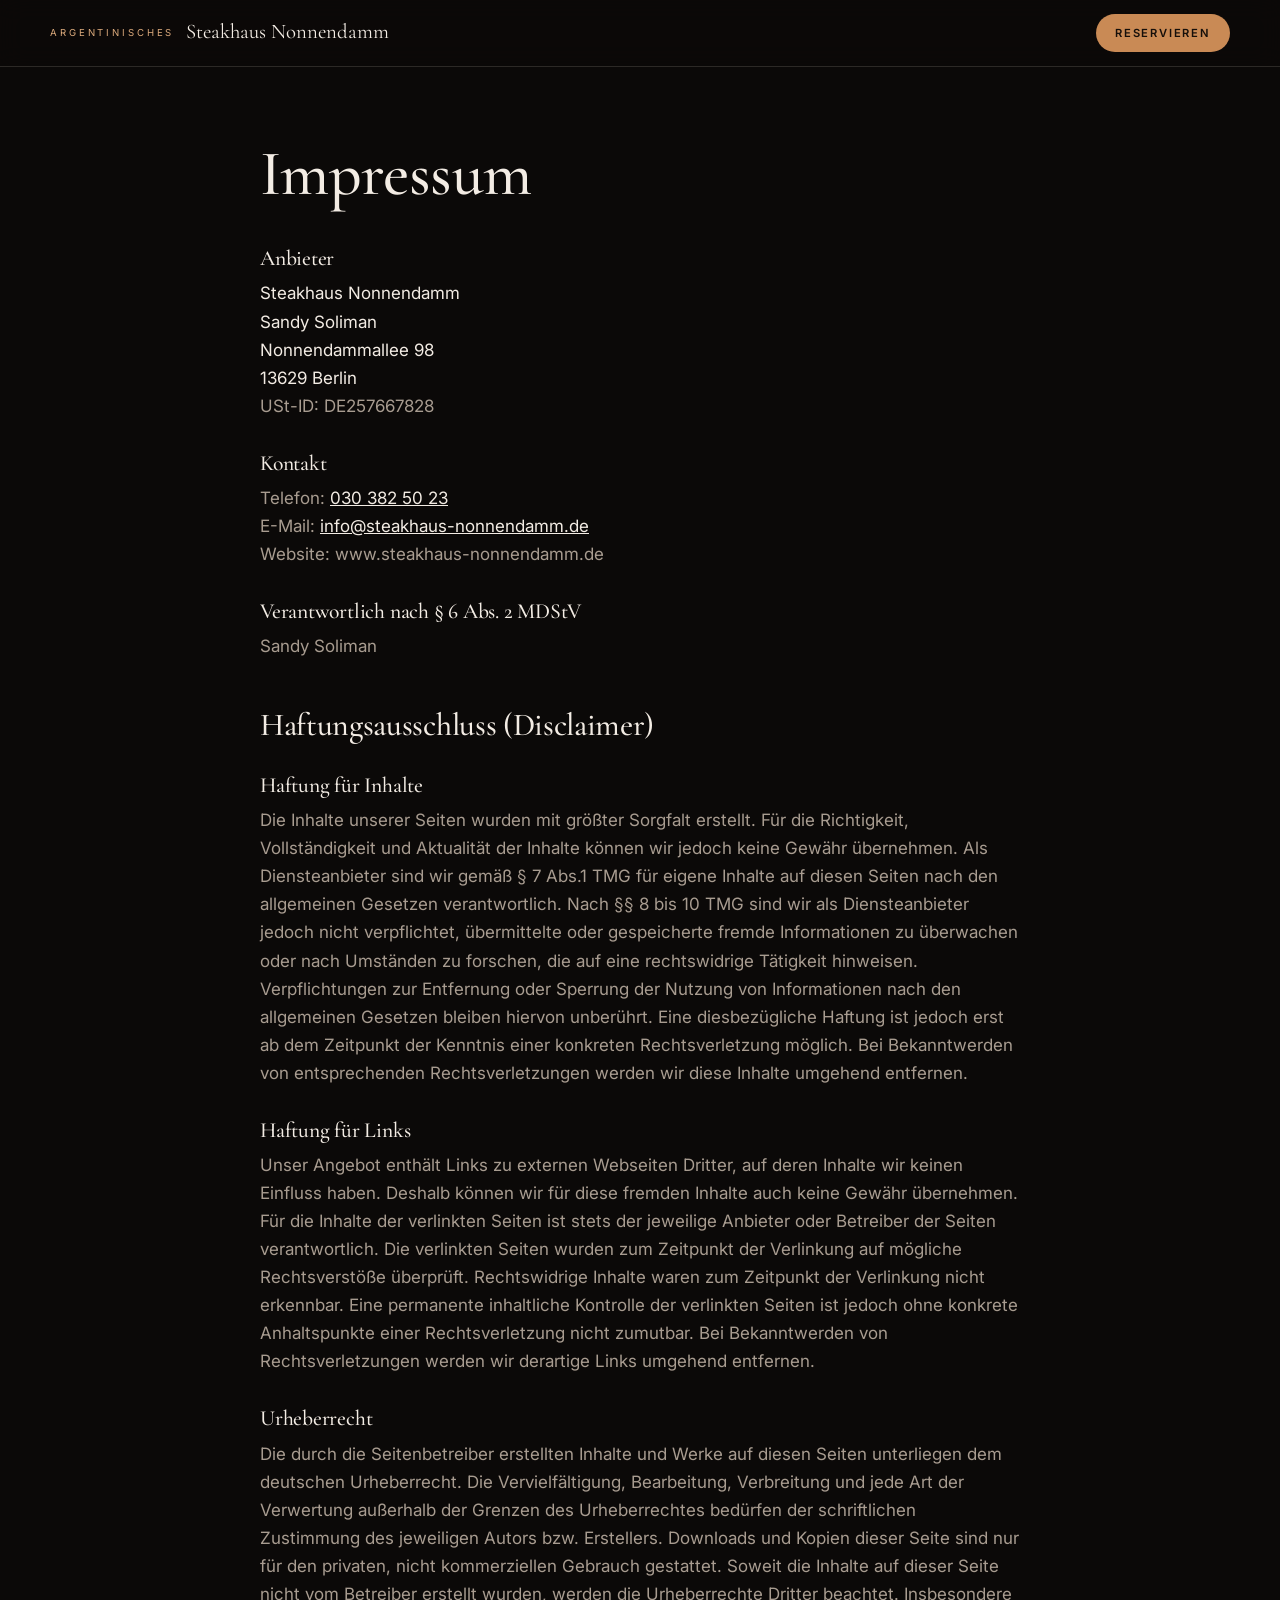
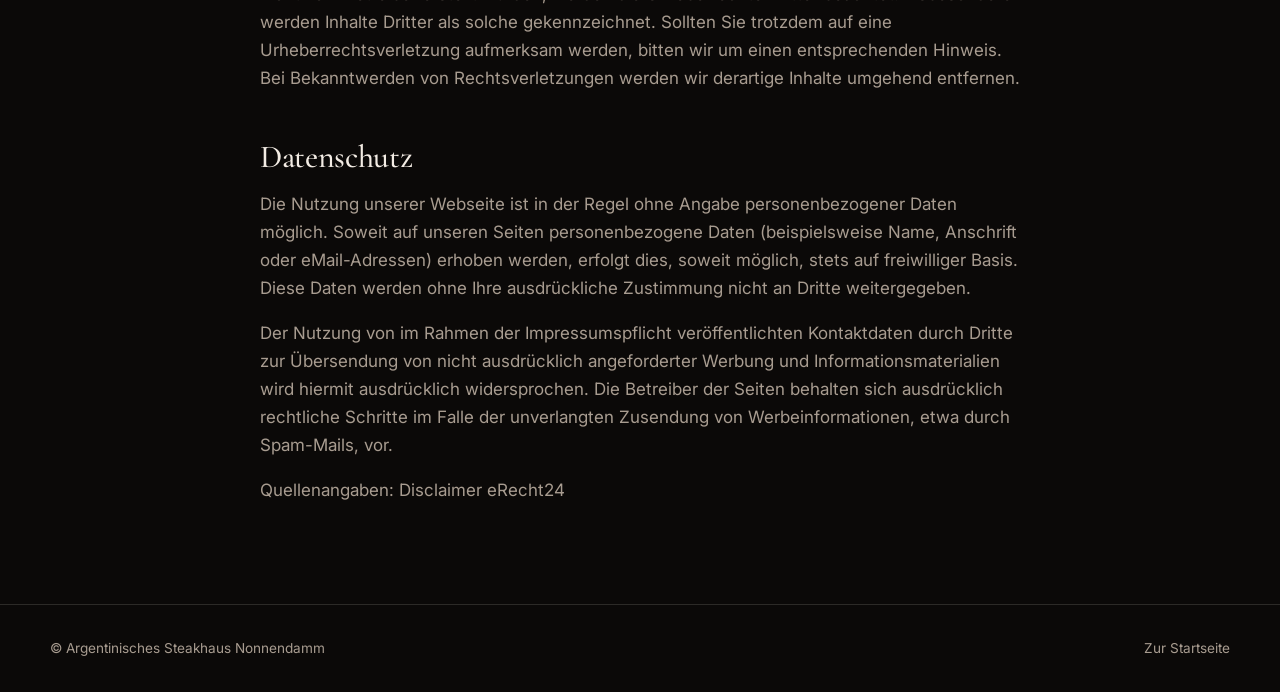
<file: impressum.html>
<!doctype html>
<html lang="de">
<head>
<meta charset="utf-8">
<meta name="viewport" content="width=device-width, initial-scale=1">
<title>Impressum & Datenschutz | Steakhaus Nonnendamm</title>
<meta name="robots" content="noindex">
<link rel="preconnect" href="https://fonts.googleapis.com">
<link rel="preconnect" href="https://fonts.gstatic.com" crossorigin>
<link href="https://fonts.googleapis.com/css2?family=Cormorant+Garamond:ital,wght@0,500;0,600;1,500&family=Inter:wght@400;500;600&display=swap" rel="stylesheet">
<link rel="stylesheet" href="styles.css">
<style>
  .legal { padding: 140px 0 100px; }
  .legal .wrap { max-width: 760px; }
  .legal h1 { font-size: clamp(2.6rem, 6vw, 4rem); margin-bottom: 2.5rem; }
  .legal h2 { font-size: 2rem; margin: 3rem 0 1rem; }
  .legal h3 { font-size: 1.35rem; margin: 2rem 0 0.6rem; }
  .legal p { color: var(--muted); }
  .legal address { font-style: normal; color: var(--ink); }
  .legal a { color: var(--ink); }
</style>
</head>
<body>

<header class="nav scrolled">
  <a class="brand" href="index.html">
    <span class="brand-small">Argentinisches</span>
    <span class="brand-name">Steakhaus Nonnendamm</span>
  </a>
  <a class="btn btn-small" href="index.html#reservierung">Reservieren</a>
</header>

<main class="legal">
  <div class="wrap">
    <h1>Impressum</h1>

    <h3>Anbieter</h3>
    <address>Steakhaus Nonnendamm<br>Sandy Soliman<br>Nonnendammallee 98<br>13629 Berlin</address>
    <p>USt-ID: DE257667828</p>

    <h3>Kontakt</h3>
    <p>Telefon: <a href="tel:+49303825023">030 382 50 23</a><br>
    E-Mail: <a href="mailto:info@steakhaus-nonnendamm.de">info@steakhaus-nonnendamm.de</a><br>
    Website: www.steakhaus-nonnendamm.de</p>

    <h3>Verantwortlich nach § 6 Abs. 2 MDStV</h3>
    <p>Sandy Soliman</p>

    <h2>Haftungsausschluss (Disclaimer)</h2>

    <h3>Haftung für Inhalte</h3>
    <p>Die Inhalte unserer Seiten wurden mit größter Sorgfalt erstellt. Für die Richtigkeit, Vollständigkeit und Aktualität der Inhalte können wir jedoch keine Gewähr übernehmen. Als Diensteanbieter sind wir gemäß § 7 Abs.1 TMG für eigene Inhalte auf diesen Seiten nach den allgemeinen Gesetzen verantwortlich. Nach §§ 8 bis 10 TMG sind wir als Diensteanbieter jedoch nicht verpflichtet, übermittelte oder gespeicherte fremde Informationen zu überwachen oder nach Umständen zu forschen, die auf eine rechtswidrige Tätigkeit hinweisen. Verpflichtungen zur Entfernung oder Sperrung der Nutzung von Informationen nach den allgemeinen Gesetzen bleiben hiervon unberührt. Eine diesbezügliche Haftung ist jedoch erst ab dem Zeitpunkt der Kenntnis einer konkreten Rechtsverletzung möglich. Bei Bekanntwerden von entsprechenden Rechtsverletzungen werden wir diese Inhalte umgehend entfernen.</p>

    <h3>Haftung für Links</h3>
    <p>Unser Angebot enthält Links zu externen Webseiten Dritter, auf deren Inhalte wir keinen Einfluss haben. Deshalb können wir für diese fremden Inhalte auch keine Gewähr übernehmen. Für die Inhalte der verlinkten Seiten ist stets der jeweilige Anbieter oder Betreiber der Seiten verantwortlich. Die verlinkten Seiten wurden zum Zeitpunkt der Verlinkung auf mögliche Rechtsverstöße überprüft. Rechtswidrige Inhalte waren zum Zeitpunkt der Verlinkung nicht erkennbar. Eine permanente inhaltliche Kontrolle der verlinkten Seiten ist jedoch ohne konkrete Anhaltspunkte einer Rechtsverletzung nicht zumutbar. Bei Bekanntwerden von Rechtsverletzungen werden wir derartige Links umgehend entfernen.</p>

    <h3>Urheberrecht</h3>
    <p>Die durch die Seitenbetreiber erstellten Inhalte und Werke auf diesen Seiten unterliegen dem deutschen Urheberrecht. Die Vervielfältigung, Bearbeitung, Verbreitung und jede Art der Verwertung außerhalb der Grenzen des Urheberrechtes bedürfen der schriftlichen Zustimmung des jeweiligen Autors bzw. Erstellers. Downloads und Kopien dieser Seite sind nur für den privaten, nicht kommerziellen Gebrauch gestattet. Soweit die Inhalte auf dieser Seite nicht vom Betreiber erstellt wurden, werden die Urheberrechte Dritter beachtet. Insbesondere werden Inhalte Dritter als solche gekennzeichnet. Sollten Sie trotzdem auf eine Urheberrechtsverletzung aufmerksam werden, bitten wir um einen entsprechenden Hinweis. Bei Bekanntwerden von Rechtsverletzungen werden wir derartige Inhalte umgehend entfernen.</p>

    <!-- TODO before launch: replace with a current DSGVO privacy policy that covers hosting, the reservation form and Google Fonts. -->
    <h2 id="datenschutz">Datenschutz</h2>
    <p>Die Nutzung unserer Webseite ist in der Regel ohne Angabe personenbezogener Daten möglich. Soweit auf unseren Seiten personenbezogene Daten (beispielsweise Name, Anschrift oder eMail-Adressen) erhoben werden, erfolgt dies, soweit möglich, stets auf freiwilliger Basis. Diese Daten werden ohne Ihre ausdrückliche Zustimmung nicht an Dritte weitergegeben.</p>
    <p>Der Nutzung von im Rahmen der Impressumspflicht veröffentlichten Kontaktdaten durch Dritte zur Übersendung von nicht ausdrücklich angeforderter Werbung und Informationsmaterialien wird hiermit ausdrücklich widersprochen. Die Betreiber der Seiten behalten sich ausdrücklich rechtliche Schritte im Falle der unverlangten Zusendung von Werbeinformationen, etwa durch Spam-Mails, vor.</p>
    <p>Quellenangaben: Disclaimer eRecht24</p>
  </div>
</main>

<footer class="footer">
  <div class="wrap footer-inner">
    <span>© Argentinisches Steakhaus Nonnendamm</span>
    <span class="footer-links"><a href="index.html">Zur Startseite</a></span>
  </div>
</footer>

</body>
</html>
</file>
<file: styles.css>
:root {
  --bg: #0b0908;
  --bg-2: #141110;
  --ink: #f3ece4;          /* ivory */
  --muted: #a89c90;
  --line: rgba(243, 236, 228, 0.14);
  --ember: #c98a55;        /* copper */
  --ember-2: #dcaa7c;
  --brand-red: #8e2a2a;    /* from the logo */
  --serif: "Cormorant Garamond", Georgia, serif;
  --sans: "Inter", system-ui, -apple-system, sans-serif;
}

* { box-sizing: border-box; margin: 0; padding: 0; }
html { scroll-behavior: smooth; }
body {
  background: var(--bg);
  color: var(--ink);
  font-family: var(--sans);
  font-size: 17px;
  line-height: 1.65;
  -webkit-font-smoothing: antialiased;
  overflow-x: hidden;
}
a { color: inherit; }
h1, h2, h3 { font-family: var(--serif); font-weight: 500; line-height: 1.05; letter-spacing: -0.01em; }
h1 { font-size: clamp(2.8rem, 8vw, 6.5rem); }
h2 { font-size: clamp(2.2rem, 5vw, 4rem); }
h3 { font-size: 1.6rem; }
p + p { margin-top: 1em; }

.wrap { width: min(1180px, 100% - 32px); margin-inline: auto; }
.eyebrow {
  font-size: 0.75rem; font-weight: 600; letter-spacing: 0.22em; text-transform: uppercase;
  color: var(--ember-2); margin-bottom: 1.1rem;
}
.lead { font-size: 1.25rem; color: var(--ink); }
h2 + .lead { margin-top: 1.4rem; }
.muted { color: var(--muted); }

.btn {
  display: inline-block; margin-top: 2rem; padding: 0.95rem 1.8rem;
  background: var(--ember); color: #160f0a; text-decoration: none;
  font-size: 0.8rem; font-weight: 600; letter-spacing: 0.16em; text-transform: uppercase;
  border-radius: 999px; transition: background 0.25s, transform 0.25s;
}
.btn:hover { background: var(--ember-2); transform: translateY(-2px); }
.btn-line {
  background: rgba(0, 0, 0, 0.25); color: var(--ink); border: 1px solid var(--ember);
  border-radius: 0; font-family: var(--serif); font-size: 0.82rem; letter-spacing: 0.22em;
}
.btn-line span { color: var(--ember); margin-left: 10px; transition: margin 0.25s; }
.btn-line:hover { background: var(--ember); color: #160f0a; }
.btn-line:hover span { color: #160f0a; margin-left: 16px; }
.btn-small { margin: 0; padding: 0.6rem 1.2rem; font-size: 0.7rem; }

/* Nav */
.nav {
  position: fixed; inset: 0 0 auto 0; z-index: 50;
  display: flex; align-items: center; justify-content: space-between; gap: 24px;
  padding: 14px max(16px, calc((100% - 1180px) / 2));
  transition: background 0.3s, backdrop-filter 0.3s;
}
.nav.scrolled { background: rgba(11, 9, 8, 0.82); backdrop-filter: blur(12px); border-bottom: 1px solid var(--line); }
.brand { text-decoration: none; display: flex; align-items: center; gap: 12px; line-height: 1.1; }
.brand img { width: 44px; height: auto; }
.brand > span { display: flex; flex-direction: column; }
.brand-small { font-size: 0.6rem; letter-spacing: 0.3em; text-transform: uppercase; color: var(--ember-2); }
.brand-name { font-family: var(--serif); font-size: 1.3rem; }
.nav-links { display: flex; gap: 28px; }
.nav-links a { text-decoration: none; font-size: 0.85rem; color: var(--muted); transition: color 0.2s; }
.nav-links a:hover { color: var(--ink); }

/* ---------- The journey: pinned stage with five video chapters ---------- */
.journey { position: relative; }
.stage { position: relative; height: 100vh; height: 100svh; overflow: hidden; background: #050404; }
.chapter { position: absolute; inset: 0; visibility: hidden; opacity: 0; }
.chapter-hero { visibility: visible; opacity: 1; }
.scene {
  position: absolute; inset: 0; width: 100%; height: 100%;
  object-fit: cover; object-position: var(--pos, 50% 50%);
  will-change: transform, opacity; transform-origin: 50% 55%;
  background: #050404;
  /* Slow handheld drift on top of the scroll moves (GSAP owns transform, this uses scale/translate) */
  animation: drift 14s ease-in-out infinite alternate;
}
@keyframes drift {
  0%   { scale: 1.02; translate: 0 0; }
  50%  { scale: 1.05; translate: -0.6% -0.4%; }
  100% { scale: 1.035; translate: 0.5% 0.3%; }
}
/* Per-chapter shading keeps text readable without boxes over the food */
.chapter::after { content: ""; position: absolute; inset: 0; pointer-events: none; z-index: 1; }
.chapter-hero::after { background: linear-gradient(to bottom, rgba(5,4,4,0.85) 0%, rgba(5,4,4,0.35) 38%, rgba(5,4,4,0) 55%), linear-gradient(to top, rgba(5,4,4,0.7), rgba(5,4,4,0) 25%); }
.side-left::after { background: linear-gradient(90deg, rgba(5,4,4,0.85) 0%, rgba(5,4,4,0.35) 38%, rgba(5,4,4,0) 55%); }
.side-right::after { background: linear-gradient(270deg, rgba(5,4,4,0.85) 0%, rgba(5,4,4,0.35) 38%, rgba(5,4,4,0) 55%); }
.chapter-final::after { background: radial-gradient(ellipse at 50% 50%, rgba(5,4,4,0.55), rgba(5,4,4,0.9) 75%); }

.chapter-copy { position: absolute; z-index: 3; }
.chapter-copy h1, .chapter-copy h2 {
  text-transform: uppercase; letter-spacing: 0.04em; line-height: 1;
  text-shadow: 0 4px 40px rgba(0,0,0,0.7);
}
.chapter-copy em { font-style: normal; color: var(--ember); }

/* Hero: logo and lines above the steak, steak keeps the lower centre of the frame */
.chapter-hero .scene { object-position: 50% 100%; transform-origin: 50% 85%; }
.hero-copy { top: 0; left: 0; right: 0; padding-top: max(88px, 10vh); display: flex; flex-direction: column; align-items: center; text-align: center; }
.hero-logo { width: clamp(92px, 10vw, 140px); height: auto; filter: drop-shadow(0 6px 30px rgba(0,0,0,0.6)); margin-bottom: 1.4rem; }
.hero-copy h1 { font-size: clamp(2.2rem, 4.6vw, 4.2rem); letter-spacing: 0.08em; }
.hero-sub { margin-top: 0.7rem; font-family: var(--serif); font-size: clamp(1.15rem, 1.8vw, 1.55rem); font-style: italic; color: #e8dfd5; }
.hero-sub + .hero-sub { margin-top: 0.1rem; }
.hero-sub.accent { color: var(--ember-2); }
.hero-copy .btn { margin-top: 1.6rem; }
.scroll-cue {
  position: absolute; z-index: 3; left: 50%; bottom: 26px; transform: translateX(-50%);
  display: flex; flex-direction: column; align-items: center; gap: 10px;
  font-size: 0.66rem; letter-spacing: 0.32em; text-transform: uppercase; color: var(--muted); white-space: nowrap;
}
.scroll-cue .line { width: 1px; height: 38px; background: linear-gradient(var(--ember), transparent); animation: drip 2.2s ease-in-out infinite; transform-origin: top; }
@keyframes drip { 0% { transform: scaleY(0); } 50% { transform: scaleY(1); } 100% { transform: scaleY(1); opacity: 0; } }

/* Dishes: text in the negative space, alternating sides */
.dish-copy { top: 0; bottom: 0; left: 0; right: 0; width: min(1180px, 100% - 32px); margin-inline: auto; display: flex; flex-direction: column; justify-content: center; pointer-events: none; }
.dish-copy > * { width: min(27rem, 100%); max-width: 27rem; }
/* Right-hand dishes: the text block sits against the right edge, clear of the progress rail */
.side-right .dish-copy { align-items: flex-end; }
.side-right .dish-copy > * { text-align: right; }

.side-right .dish-meta { justify-content: flex-end; }
.dish-copy h2 { font-size: clamp(2.4rem, 4.6vw, 4.2rem); hyphens: manual; }
.dish-meta { display: flex; gap: 22px; align-items: baseline; font-family: var(--serif); font-size: 1.4rem; margin-top: 1rem; }
.dish-meta .price { color: var(--ember-2); font-size: 1.7rem; }
.dish-desc { margin-top: 0.9rem; color: #d6ccc1; font-size: 1rem; }

/* Final invitation */
.final-copy { inset: 0; display: flex; flex-direction: column; align-items: center; justify-content: center; text-align: center; padding: 90px 16px 40px; }
.final-logo { width: clamp(72px, 7vw, 100px); height: auto; margin-bottom: 1.2rem; }
.final-copy h2 { font-size: clamp(2.2rem, 5vw, 4.4rem); }
.final-copy .btn { margin-top: 1.8rem; }
.final-info { font-style: normal; display: flex; flex-wrap: wrap; justify-content: center; gap: 6px 28px; margin-top: 2rem; font-family: var(--serif); font-size: 1.2rem; max-width: 760px; }
.final-info a { text-decoration: none; }
.final-info a:hover { color: var(--ember-2); }
.final-note { margin-top: 1.2rem; font-size: 0.85rem; color: var(--muted); max-width: 46ch; }

/* Atmosphere layers */
.smoke {
  /* Oversized so its sideways drift never reaches the frame; contrast pulls the clip's grey background down to black
     and the mask feathers its borders, so only the smoke itself shows through the screen blend */
  position: absolute; left: -15%; top: -15%; width: 130%; height: 130%; object-fit: cover; z-index: 5;
  mix-blend-mode: screen; opacity: 0; pointer-events: none; filter: brightness(0.75) contrast(1.35) sepia(0.2);
  -webkit-mask-image: radial-gradient(ellipse 50% 50% at 50% 50%, #000 55%, transparent 100%);
  mask-image: radial-gradient(ellipse 50% 50% at 50% 50%, #000 55%, transparent 100%);
}
.embers { position: absolute; inset: 0; width: 100%; height: 100%; z-index: 6; pointer-events: none; }
.stage-shade { position: absolute; inset: 0; z-index: 4; pointer-events: none; box-shadow: inset 0 0 160px 40px rgba(0,0,0,0.65); }

/* Progress: hero + three dishes */
.progress { position: absolute; z-index: 7; right: max(18px, calc((100% - 1180px) / 2 - 56px)); top: 50%; transform: translateY(-50%); display: flex; flex-direction: column; gap: 22px; }
.progress::before { content: ""; position: absolute; right: 5px; top: 6px; bottom: 6px; width: 1px; background: var(--line); }
.progress button { position: relative; display: flex; align-items: center; justify-content: flex-end; gap: 12px; background: none; border: 0; cursor: pointer; color: var(--muted); font: 0.68rem/1 var(--sans); letter-spacing: 0.2em; text-transform: uppercase; }
.progress .dot { order: 2; width: 11px; height: 11px; border-radius: 50%; border: 1px solid var(--muted); background: #050404; transition: background 0.3s, border-color 0.3s, transform 0.3s; }
.progress .label { opacity: 0; transform: translateX(6px); transition: opacity 0.3s, transform 0.3s; white-space: nowrap; }
.progress button:hover .label, .progress button.on .label { opacity: 1; transform: none; }
.progress button.on { color: var(--ink); }
.progress button.on .dot { background: var(--ember); border-color: var(--ember); transform: scale(1.2); }

/* Reduced motion (and no-JS fallback): chapters stack as static, readable scenes */
.rm .stage { height: auto; }
.rm .chapter { position: relative; height: 100vh; height: 100svh; min-height: 560px; visibility: visible; opacity: 1; }
.rm .smoke, .rm .embers, .rm .progress, .rm .scroll-cue { display: none; }

/* Sections */
.section { padding: clamp(80px, 12vw, 160px) 0; position: relative; }
.two-col { display: grid; grid-template-columns: 1fr 1fr; gap: clamp(32px, 6vw, 96px); align-items: start; }
.about p:not(.eyebrow):not(.lead) { color: var(--muted); }

.grid4 { display: grid; grid-template-columns: repeat(4, 1fr); gap: 1px; background: var(--line); border: 1px solid var(--line); }
.feature { background: var(--bg); padding: 40px 28px; }
.feature h3 { margin: 0 0 0.7rem; }
.feature p { color: var(--muted); font-size: 0.95rem; }

/* Buffet & Catering, from the restaurant's flyer */
.catering { background: var(--bg-2); }
.catering-grid { display: grid; grid-template-columns: 1.15fr 0.85fr; gap: clamp(32px, 6vw, 80px); align-items: center; }
.catering-logo { width: 96px; height: auto; margin-bottom: 1.4rem; }
.occasions { list-style: none; display: grid; grid-template-columns: repeat(4, 1fr); margin: 2.2rem 0; border-block: 1px solid var(--line); }
.occasions li { display: flex; flex-direction: column; align-items: center; gap: 10px; padding: 22px 6px; font-size: 0.68rem; letter-spacing: 0.16em; text-transform: uppercase; color: #d6ccc1; text-align: center; }
.occasions li + li { border-left: 1px solid var(--line); }
.occasions svg { width: 40px; height: 40px; fill: var(--ember); stroke: var(--ember); stroke-linecap: round; stroke-linejoin: round; }
.occasions svg[fill="none"] { fill: none; }
.checks { list-style: none; display: grid; gap: 16px; }
.checks li { position: relative; padding-left: 40px; color: var(--muted); }
.checks li::before { content: "✓"; position: absolute; left: 0; top: 2px; width: 24px; height: 24px; border-radius: 50%; background: var(--ember); color: #160f0a; font-size: 0.8rem; font-weight: 700; display: grid; place-items: center; }
.checks strong { display: block; color: var(--ink); font-weight: 600; }
.catering-quote { margin-top: 2.2rem; font-family: var(--serif); font-size: 1.5rem; line-height: 1.3; font-style: italic; color: var(--ember-2); }
.catering-photo img { width: 100%; height: auto; display: block; max-height: 720px; object-fit: cover; -webkit-mask-image: linear-gradient(to right, transparent, #000 18%); mask-image: linear-gradient(to right, transparent, #000 18%); }

.info { display: grid; gap: 28px; }
.info dt { font-size: 0.75rem; letter-spacing: 0.2em; text-transform: uppercase; color: var(--muted); }
.info dd { font-family: var(--serif); font-size: 1.7rem; margin-top: 4px; }
.info a { text-decoration: none; }
.info a:hover { color: var(--ember-2); }

.press { background: var(--bg); }
.press-grid { display: grid; grid-template-columns: repeat(3, 1fr); gap: 24px; margin-top: 3.5rem; }
.press-card { border: 1px solid var(--line); padding: 32px 28px; background: var(--bg-2); }
.press-source { font-size: 0.72rem; letter-spacing: 0.2em; text-transform: uppercase; color: var(--ember-2); }
.press-card h3 { margin: 0.8rem 0 1rem; }
.press-card blockquote { font-family: var(--serif); font-style: italic; font-size: 1.35rem; line-height: 1.3; margin-bottom: 1rem; }
.press-card p:last-child { color: var(--muted); font-size: 0.95rem; }

.reserve { background: var(--bg-2); }
.reserve .lead a { color: var(--ember-2); text-decoration: none; white-space: nowrap; }
.res-form { background: var(--bg); border: 1px solid var(--line); padding: clamp(24px, 4vw, 44px); }
.res-form h3 { font-size: 2rem; margin-bottom: 1.6rem; }
.field { display: flex; flex-direction: column; gap: 6px; margin-bottom: 18px; min-width: 0; }
.field-row { display: grid; grid-template-columns: 1fr 1fr; gap: 0 14px; align-items: end; }
.field-row .field:first-child { grid-column: 1 / -1; }
.field label { font-size: 0.75rem; letter-spacing: 0.12em; text-transform: uppercase; color: var(--muted); }
.optional { text-transform: none; letter-spacing: 0; }
.field input, .field select, .field textarea {
  width: 100%; padding: 13px 14px; font: inherit; font-size: 1rem; color: var(--ink);
  background: var(--bg-2); border: 1px solid var(--line); border-radius: 4px;
  transition: border-color 0.2s;
  color-scheme: dark;
}
.field input, .field select { height: 50px; }
.field textarea { resize: vertical; }
.field input:focus, .field select:focus, .field textarea:focus { outline: none; border-color: var(--ember); }
.field.invalid input, .field.invalid select { border-color: #e5484d; }
.field .err { font-size: 0.8rem; color: #ff8a80; }
.hp { position: absolute; left: -9999px; width: 1px; height: 1px; opacity: 0; }
.form-hint { font-size: 0.8rem; color: var(--muted); }
.form-hint a { color: var(--ink); }
.form-msg { margin-top: 1rem; font-size: 0.95rem; }
.form-msg.ok { color: #8fd18f; }
.form-msg.bad { color: #ff8a80; }
.res-form .btn { border: 0; cursor: pointer; margin-top: 1.2rem; }
.res-form .btn:disabled { opacity: 0.6; cursor: wait; }

.footer { border-top: 1px solid var(--line); padding: 32px 0; font-size: 0.85rem; color: var(--muted); }
.footer-inner { display: flex; justify-content: space-between; align-items: center; flex-wrap: wrap; gap: 16px; }
.footer-brand { display: flex; align-items: center; gap: 12px; }
.footer-links { display: flex; gap: 22px; flex-wrap: wrap; }
.footer a { text-decoration: none; }
.footer a:hover { color: var(--ink); }

/* Scroll reveal */
.reveal { opacity: 0; transform: translateY(40px); transition: opacity 0.9s ease, transform 0.9s cubic-bezier(.2,.7,.2,1); }
.reveal.in { opacity: 1; transform: none; }

/* Wine and atmosphere: two full-screen slides between the journey and "Über uns".
   Video behind, a fine copper frame, and the text on a deep shadow on one side. */
.slide { position: relative; min-height: 100svh; display: flex; align-items: center; overflow: hidden; isolation: isolate; background: #050404; }
.slide-media {
  position: absolute; inset: 0; width: 100%; height: 100%; z-index: -2;
  object-fit: cover; object-position: var(--pos, 50% 50%);
  transform: scale(1.12); transition: transform 2.6s cubic-bezier(.2,.7,.2,1);
}
.slide.in .slide-media { transform: scale(1); }
.slide::before {
  content: ""; position: absolute; inset: 0; z-index: -1; pointer-events: none;
  background:
    linear-gradient(to bottom, var(--bg) 0%, rgba(11,9,8,0) 16%, rgba(11,9,8,0) 84%, var(--bg) 100%),
    linear-gradient(var(--shade-dir, 270deg), rgba(5,4,4,0.94) 0%, rgba(5,4,4,0.7) 34%, rgba(5,4,4,0.1) 66%);
}
.slide-left { --shade-dir: 90deg; }
.slide::after { content: ""; position: absolute; inset: clamp(14px, 2.4vw, 34px); border: 1px solid rgba(201,138,85,0.3); pointer-events: none; }
.slide-copy { width: min(1180px, 100% - 32px); margin-inline: auto; display: flex; padding: 0 clamp(8px, 4vw, 56px); }
.slide-right .slide-copy { justify-content: flex-end; text-align: right; }
.slide-text { max-width: 30rem; }
.slide-text h2 { font-size: clamp(2.6rem, 5.2vw, 4.8rem); line-height: 1.02; text-transform: uppercase; letter-spacing: 0.06em; }
.slide-text h2 em { text-transform: none; letter-spacing: 0.01em; color: var(--ember-2); }
.slide-text p:not(.eyebrow) { margin: 1.4rem 0 2.2rem; color: #d6ccc1; font-size: 1.05rem; line-height: 1.75; }
@media (max-width: 700px), (max-width: 1100px) and (max-aspect-ratio: 4/3) {
  .slide { align-items: flex-end; min-height: 92svh; }
  .slide::before {
    background:
      linear-gradient(to bottom, var(--bg) 0%, rgba(11,9,8,0) 14%),
      linear-gradient(to top, #050404 0%, rgba(5,4,4,0.9) 38%, rgba(5,4,4,0) 66%);
  }
  .slide-copy { padding: 0 20px 12vh; }
  .slide-right .slide-copy { justify-content: flex-start; text-align: left; }
}
@media (prefers-reduced-motion: reduce) {
  .slide-media { transform: none; transition: none; }
}

@media (max-width: 900px) {
  .nav-links { display: none; }
  .two-col, .catering-grid { grid-template-columns: 1fr; }
  .grid4 { grid-template-columns: 1fr 1fr; }
  .press-grid { grid-template-columns: 1fr; }
  .catering-photo img { max-height: 420px; -webkit-mask-image: linear-gradient(to bottom, #000 70%, transparent); mask-image: linear-gradient(to bottom, #000 70%, transparent); }
}
@media (max-width: 700px), (max-width: 1100px) and (max-aspect-ratio: 4/3) {
  /* Phones and narrow screens: food fills the upper part of the frame, text sits on a dark fade below it */
  .chapter-dish .scene { height: 66%; top: 6%; object-position: var(--pos-m, var(--pos)); }
  .chapter-dish::after, .side-right::after { background: linear-gradient(to top, #050404 0%, rgba(5,4,4,0.92) 34%, rgba(5,4,4,0) 58%), linear-gradient(to bottom, rgba(5,4,4,0.6), rgba(5,4,4,0) 20%); }
  .dish-copy { justify-content: flex-end; padding-bottom: 9vh; }
  .side-right .dish-copy { padding-right: 0; align-items: flex-start; }
  .side-right .dish-copy > * { text-align: left; }

  .side-right .dish-meta { justify-content: flex-start; }
  .dish-copy > * { max-width: calc(100% - 40px); }
}
@media (max-width: 700px) {
  .dish-copy h2 { font-size: 2.5rem; }
  .dish-desc { font-size: 0.92rem; }
  .chapter-hero .scene { object-position: 50% 100%; }
  .hero-copy { padding-top: 92px; }
  .progress { right: 10px; gap: 16px; }
  .progress .label { display: none; }
  .final-info { flex-direction: column; font-size: 1.1rem; }
}
@media (max-width: 560px) {
  .brand img { width: 36px; }
  .brand-name { font-size: 1.02rem; white-space: nowrap; }
  .brand-small { font-size: 0.52rem; }
  .nav .btn-small { white-space: nowrap; padding: 0.55rem 0.8rem; letter-spacing: 0.12em; font-size: 0.64rem; }
  .nav .btn-small span { margin-left: 6px; }
  .grid4 { grid-template-columns: 1fr; }
  .occasions { grid-template-columns: 1fr 1fr; }
  .occasions li:nth-child(3) { border-left: 0; }
  .occasions li:nth-child(n+3) { border-top: 1px solid var(--line); }
}
@media (max-width: 430px) {
  /* Small phones: logo alone, so the reservation button keeps its full label */
  .brand > span { display: none; }
  .brand img { width: 40px; }
}
@media (prefers-reduced-motion: reduce) {
  .reveal { opacity: 1; transform: none; transition: none; }
  html { scroll-behavior: auto; }
  .scroll-cue .line { animation: none; }
  .scene { animation: none; }
}
</file>
